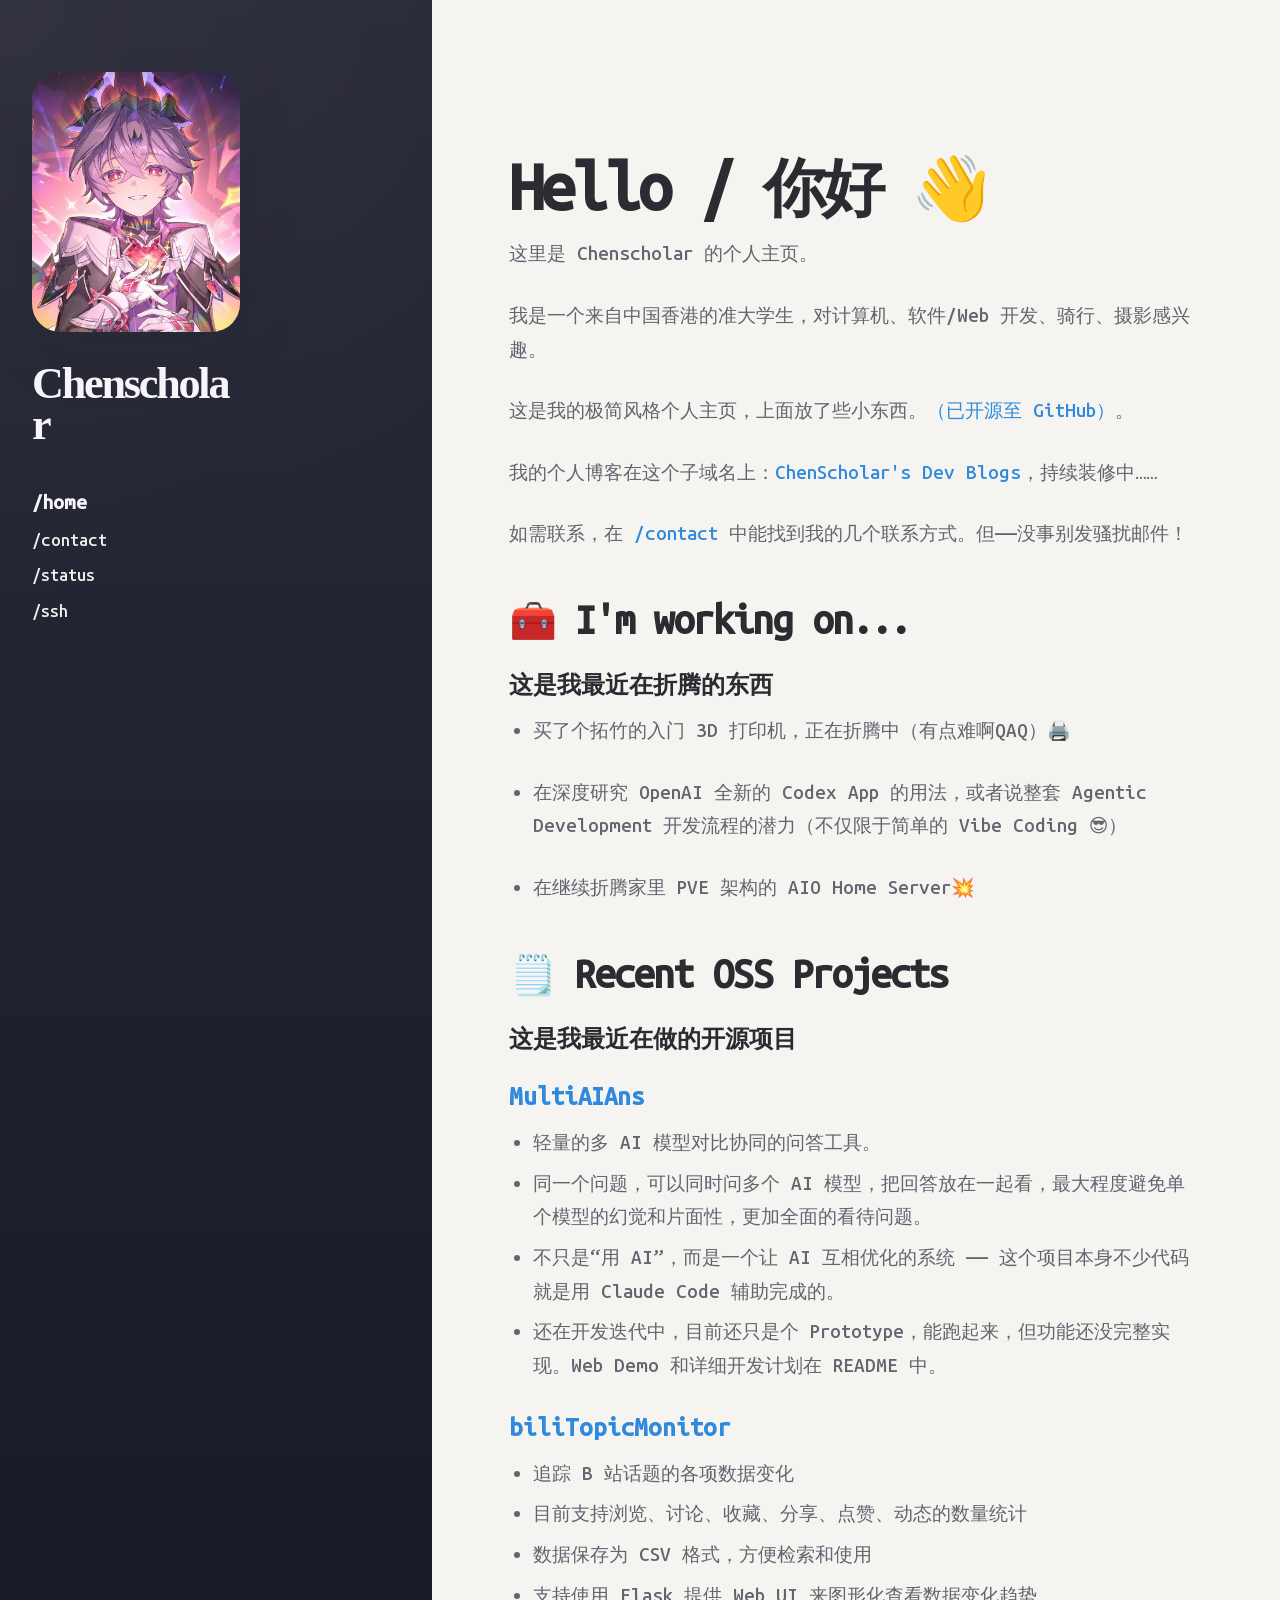
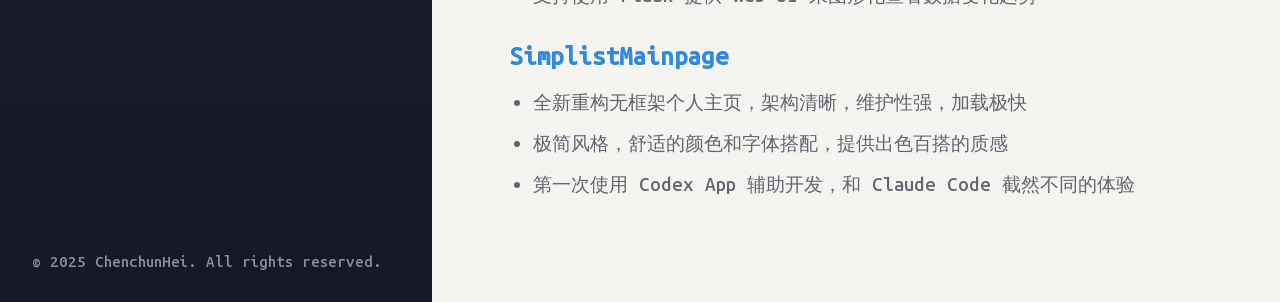
<file: index.html>
<!doctype html>
<html lang="zh-CN">
  <head>
    <meta charset="utf-8">
    <meta http-equiv="refresh" content="0; url=/home/">
    <meta name="viewport" content="width=device-width, initial-scale=1">
    <title>Redirecting...</title>
  </head>
  <body>
    <p>Redirecting to <a href="/home/">/home/</a>...</p>
    <script>
      window.location.replace("/home/");
    </script>
  </body>
</html>
</file>
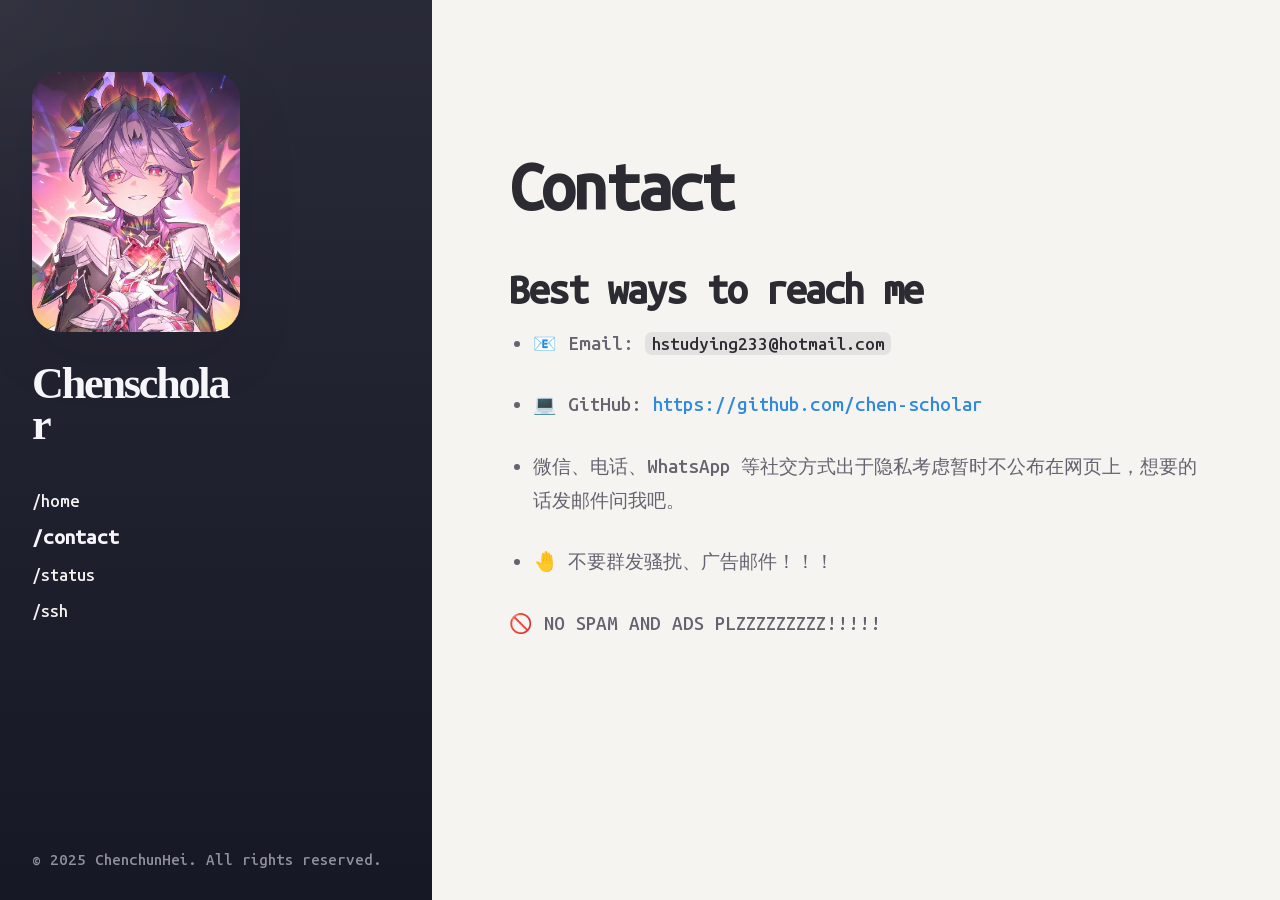
<file: contact/index.html>
<!doctype html>
<html lang="zh-CN" data-font-state="pending">
  <head>
    <meta charset="utf-8">
    <meta name="viewport" content="width=device-width, initial-scale=1">
    <title>Contact</title>
    <link rel="stylesheet" href="/assets/styles/main.css">
  </head>
  <body data-page="contact">
    <div class="page-shell">
      <aside class="sidebar" aria-label="Site navigation">
        <div class="sidebar__top">
          <a class="avatar-card" href="/home/" aria-label="Go to home">
            <img class="avatar-card__image" alt="Avatar preview">
            <span class="avatar-card__fallback">[avatar]</span>
          </a>
          <a class="sidebar__title" href="/home/">your.name</a>
          <nav class="sidebar__nav">
            <ul class="nav-list" data-nav-list></ul>
          </nav>
        </div>
        <footer class="sidebar__footer" data-footer-text></footer>
      </aside>

      <main class="content-shell">
        <div class="content-shell__loading" data-loading>
          <span class="loading-line"></span>
          <span class="loading-text">页面马上就出来了...</span>
        </div>
        <article class="markdown-body" data-content></article>
      </main>
    </div>

    <script type="module" src="/assets/scripts/app.js"></script>
  </body>
</html>
</file>
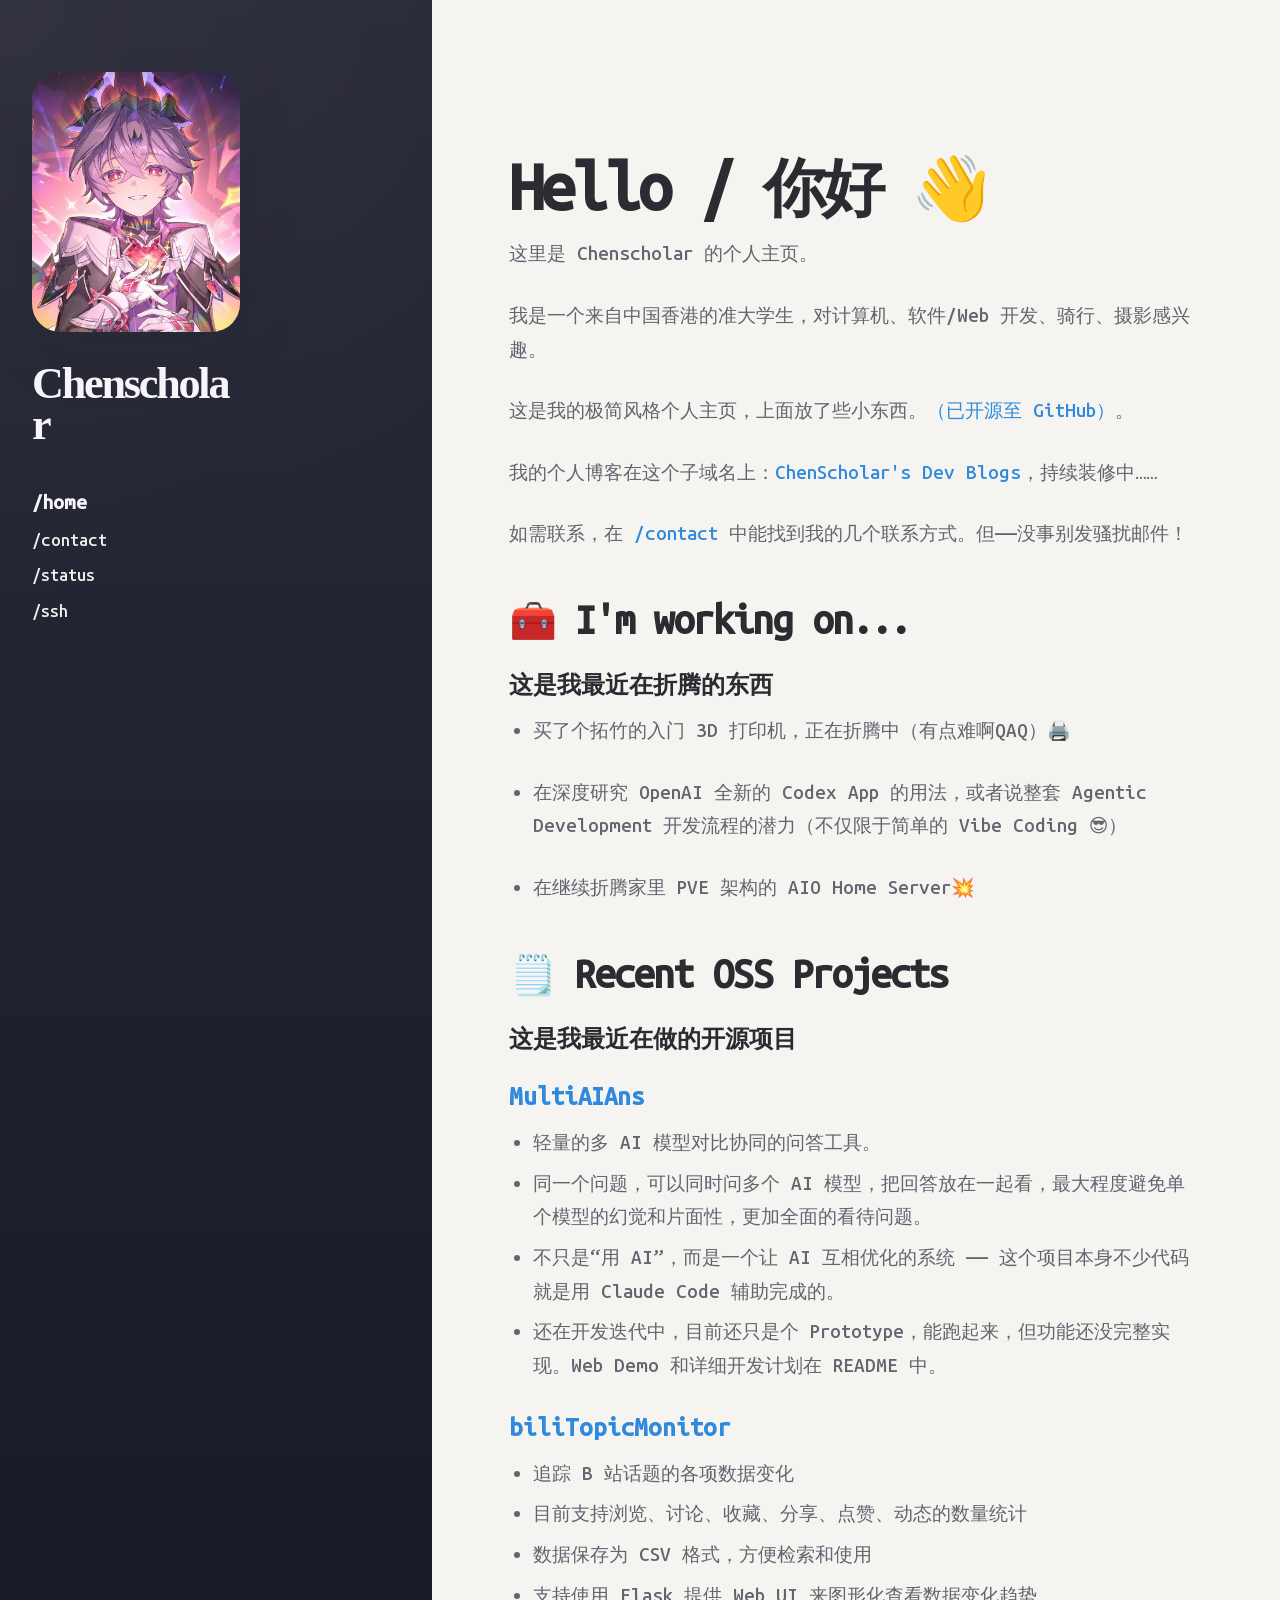
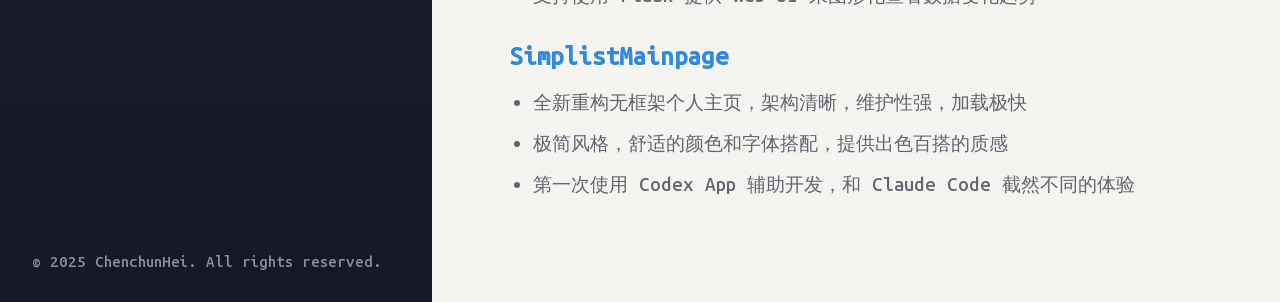
<file: home/index.html>
<!doctype html>
<html lang="zh-CN" data-font-state="pending">
  <head>
    <meta charset="utf-8">
    <meta name="viewport" content="width=device-width, initial-scale=1">
    <title>Home</title>
    <link rel="stylesheet" href="/assets/styles/main.css">
  </head>
  <body data-page="home">
    <div class="page-shell">
      <aside class="sidebar" aria-label="Site navigation">
        <div class="sidebar__top">
          <a class="avatar-card" href="/home/" aria-label="Go to home">
            <img class="avatar-card__image" alt="Avatar preview">
            <span class="avatar-card__fallback">[avatar]</span>
          </a>
          <a class="sidebar__title" href="/home/">your.name</a>
          <nav class="sidebar__nav">
            <ul class="nav-list" data-nav-list></ul>
          </nav>
        </div>
        <footer class="sidebar__footer" data-footer-text></footer>
      </aside>

      <main class="content-shell">
        <div class="content-shell__loading" data-loading>
          <span class="loading-line"></span>
          <span class="loading-text">页面马上就出来了...</span>
        </div>
        <article class="markdown-body" data-content></article>
      </main>
    </div>

    <script type="module" src="/assets/scripts/app.js"></script>
  </body>
</html>
</file>
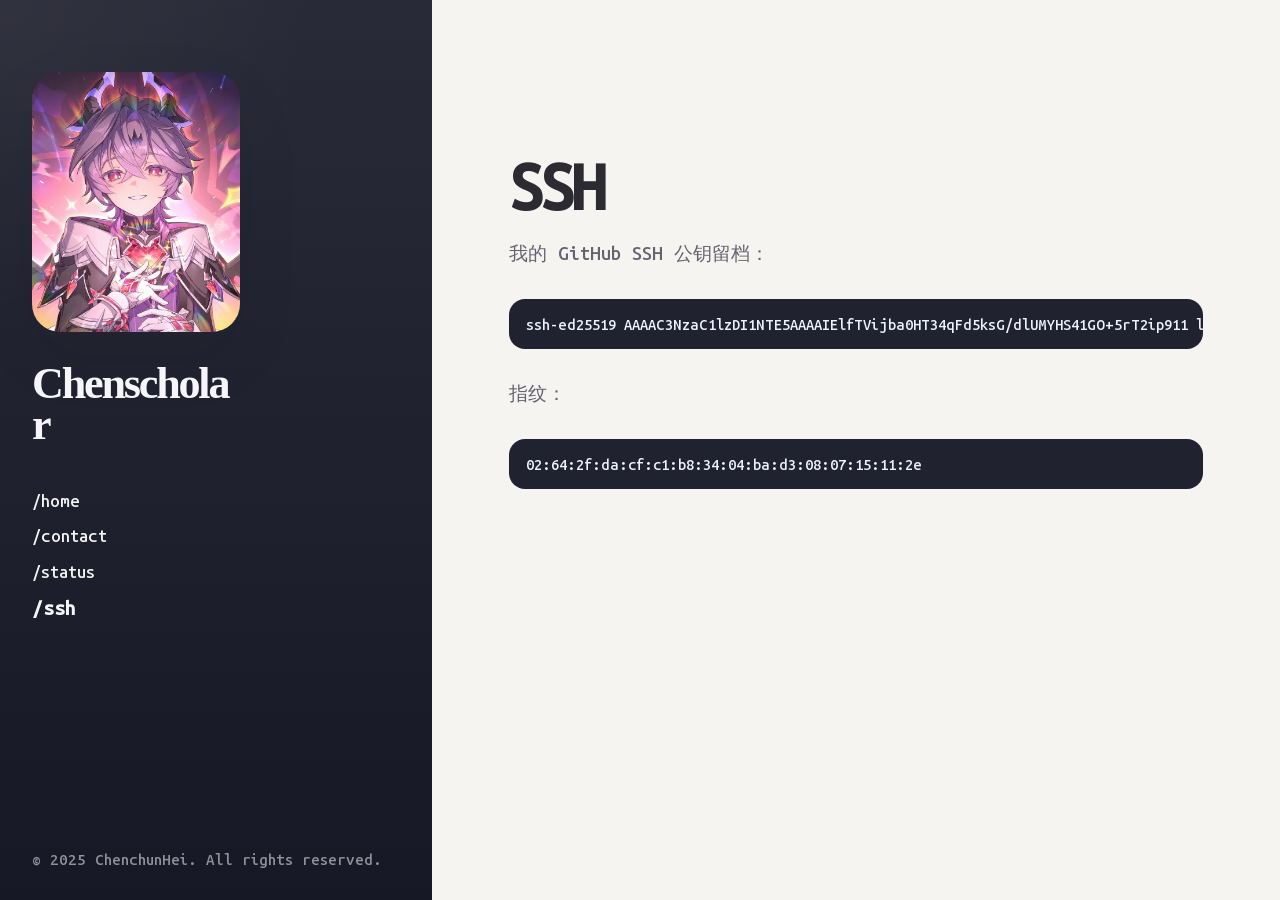
<file: ssh/index.html>
<!doctype html>
<html lang="zh-CN" data-font-state="pending">
  <head>
    <meta charset="utf-8">
    <meta name="viewport" content="width=device-width, initial-scale=1">
    <title>SSH</title>
    <link rel="stylesheet" href="/assets/styles/main.css">
  </head>
  <body data-page="ssh">
    <div class="page-shell">
      <aside class="sidebar" aria-label="Site navigation">
        <div class="sidebar__top">
          <a class="avatar-card" href="/home/" aria-label="Go to home">
            <img class="avatar-card__image" alt="Avatar preview">
            <span class="avatar-card__fallback">[avatar]</span>
          </a>
          <a class="sidebar__title" href="/home/">your.name</a>
          <nav class="sidebar__nav">
            <ul class="nav-list" data-nav-list></ul>
          </nav>
        </div>
        <footer class="sidebar__footer" data-footer-text></footer>
      </aside>

      <main class="content-shell">
        <div class="content-shell__loading" data-loading>
          <span class="loading-line"></span>
          <span class="loading-text">页面马上就出来了...</span>
        </div>
        <article class="markdown-body" data-content></article>
      </main>
    </div>

    <script type="module" src="/assets/scripts/app.js"></script>
  </body>
</html>
</file>
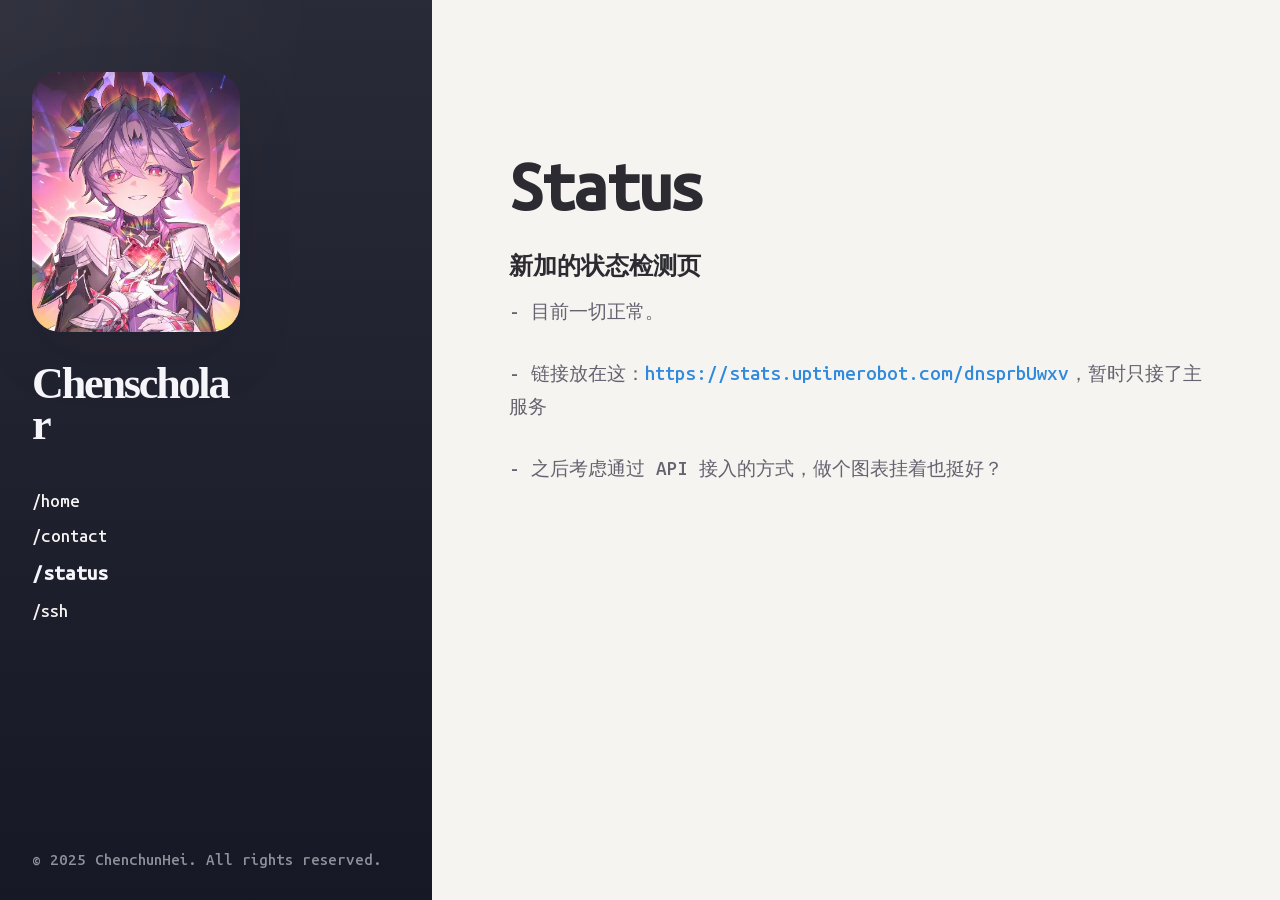
<file: status/index.html>
<!doctype html>
<html lang="zh-CN" data-font-state="pending">
  <head>
    <meta charset="utf-8">
    <meta name="viewport" content="width=device-width, initial-scale=1">
    <title>Status</title>
    <link rel="stylesheet" href="/assets/styles/main.css">
  </head>
  <body data-page="status">
    <div class="page-shell">
      <aside class="sidebar" aria-label="Site navigation">
        <div class="sidebar__top">
          <a class="avatar-card" href="/home/" aria-label="Go to home">
            <img class="avatar-card__image" alt="Avatar preview">
            <span class="avatar-card__fallback">[avatar]</span>
          </a>
          <a class="sidebar__title" href="/home/">your.name</a>
          <nav class="sidebar__nav">
            <ul class="nav-list" data-nav-list></ul>
          </nav>
        </div>
        <footer class="sidebar__footer" data-footer-text></footer>
      </aside>

      <main class="content-shell">
        <div class="content-shell__loading" data-loading>
          <span class="loading-line"></span>
          <span class="loading-text">页面马上就出来了...</span>
        </div>
        <article class="markdown-body" data-content></article>
      </main>
    </div>

    <script type="module" src="/assets/scripts/app.js"></script>
  </body>
</html>
</file>
<file: assets/styles/main.css>
@import url("/assets/styles/variables.css");
@import url("/assets/styles/base.css");
@import url("/assets/styles/layout.css");
@import url("/assets/styles/markdown.css");
</file>
